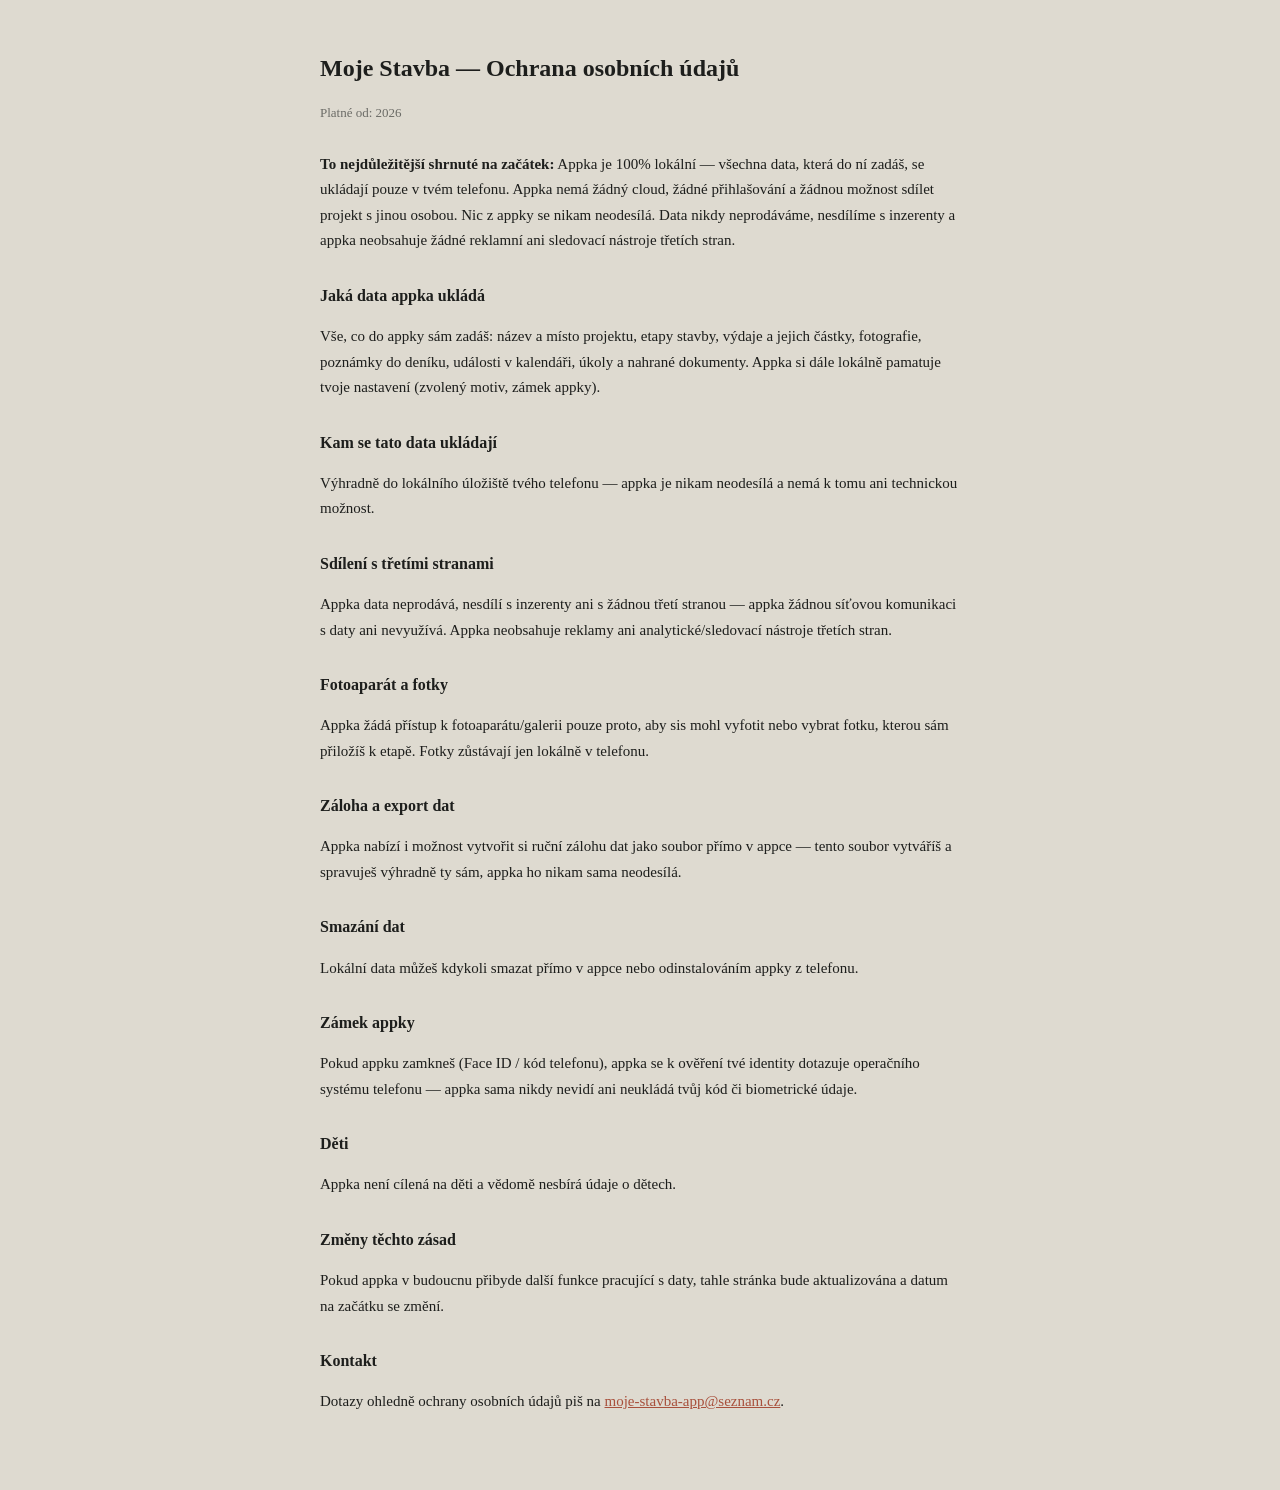
<file: privacy.html>
<!DOCTYPE html>
<html lang="cs">
<head>
<meta charset="utf-8"/>
<meta name="viewport" content="width=device-width, initial-scale=1"/>
<title>Moje Stavba — Ochrana osobních údajů</title>
<style>
  body{font-family:Georgia,'Times New Roman',serif;background:#dedad0;color:#1d1e1c;max-width:640px;margin:0 auto;padding:32px 20px 60px;line-height:1.7;font-size:15px}
  h1{font-size:24px;margin-bottom:4px}
  .date{color:#6b6b66;font-size:13px;margin-bottom:28px}
  h2{font-size:16px;margin-top:28px}
  b{color:#1d1e1c}
  a{color:#a8503c}
</style>
</head>
<body>
<h1>Moje Stavba — Ochrana osobních údajů</h1>
<p class="date">Platné od: 2026</p>

<p><b>To nejdůležitější shrnuté na začátek:</b> Appka je 100% lokální — všechna data, která do ní zadáš, se ukládají pouze v tvém telefonu. Appka nemá žádný cloud, žádné přihlašování a žádnou možnost sdílet projekt s jinou osobou. Nic z appky se nikam neodesílá. Data nikdy neprodáváme, nesdílíme s inzerenty a appka neobsahuje žádné reklamní ani sledovací nástroje třetích stran.</p>

<h2>Jaká data appka ukládá</h2>
<p>Vše, co do appky sám zadáš: název a místo projektu, etapy stavby, výdaje a jejich částky, fotografie, poznámky do deníku, události v kalendáři, úkoly a nahrané dokumenty. Appka si dále lokálně pamatuje tvoje nastavení (zvolený motiv, zámek appky).</p>

<h2>Kam se tato data ukládají</h2>
<p>Výhradně do lokálního úložiště tvého telefonu — appka je nikam neodesílá a nemá k tomu ani technickou možnost.</p>

<h2>Sdílení s třetími stranami</h2>
<p>Appka data neprodává, nesdílí s inzerenty ani s žádnou třetí stranou — appka žádnou síťovou komunikaci s daty ani nevyužívá. Appka neobsahuje reklamy ani analytické/sledovací nástroje třetích stran.</p>

<h2>Fotoaparát a fotky</h2>
<p>Appka žádá přístup k fotoaparátu/galerii pouze proto, aby sis mohl vyfotit nebo vybrat fotku, kterou sám přiložíš k etapě. Fotky zůstávají jen lokálně v telefonu.</p>

<h2>Záloha a export dat</h2>
<p>Appka nabízí i možnost vytvořit si ruční zálohu dat jako soubor přímo v appce — tento soubor vytváříš a spravuješ výhradně ty sám, appka ho nikam sama neodesílá.</p>

<h2>Smazání dat</h2>
<p>Lokální data můžeš kdykoli smazat přímo v appce nebo odinstalováním appky z telefonu.</p>

<h2>Zámek appky</h2>
<p>Pokud appku zamkneš (Face ID / kód telefonu), appka se k ověření tvé identity dotazuje operačního systému telefonu — appka sama nikdy nevidí ani neukládá tvůj kód či biometrické údaje.</p>

<h2>Děti</h2>
<p>Appka není cílená na děti a vědomě nesbírá údaje o dětech.</p>

<h2>Změny těchto zásad</h2>
<p>Pokud appka v budoucnu přibyde další funkce pracující s daty, tahle stránka bude aktualizována a datum na začátku se změní.</p>

<h2>Kontakt</h2>
<p>Dotazy ohledně ochrany osobních údajů piš na <a href="mailto:moje-stavba-app@seznam.cz">moje-stavba-app@seznam.cz</a>.</p>
</body>
</html>
</file>
